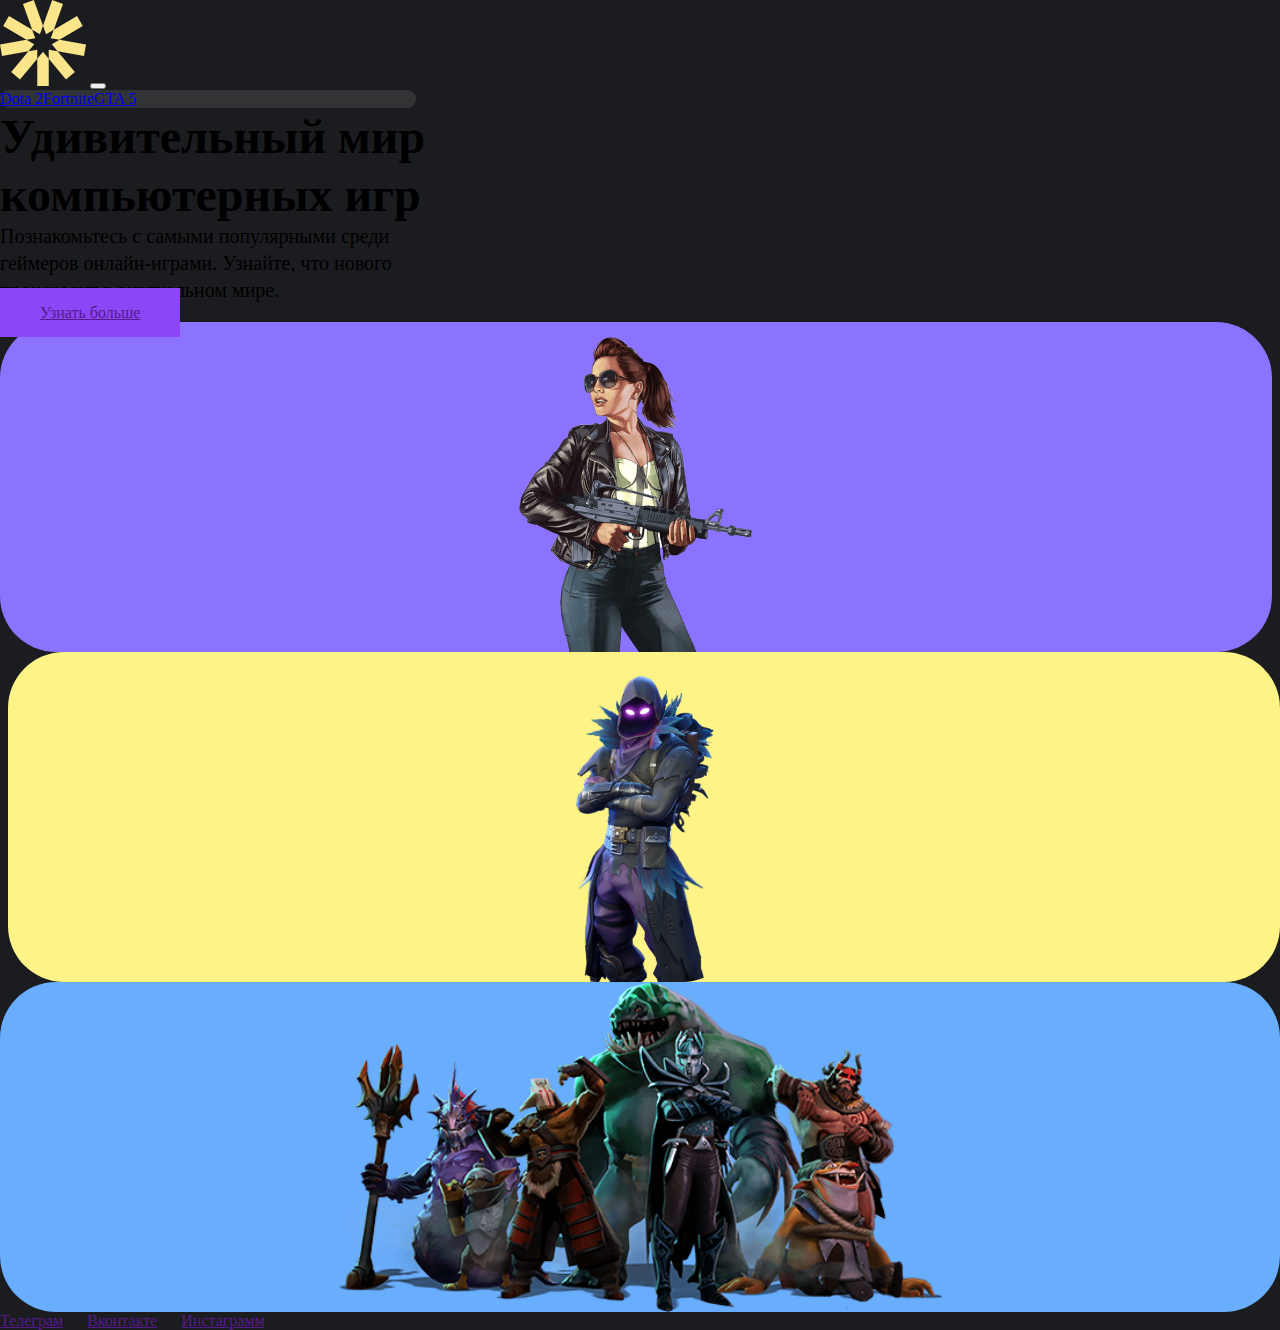
<file: index.html>
<!DOCTYPE html>
<html lang="en">
  <head>
    <meta charset="UTF-8">
    <meta http-equiv="X-UA-Compatible" content="IE=edge">
    <meta name="viewport" content="width=device-width, initial-scale=1.0">
    <title>Главная</title>
    <!-- Bootstrap-->
    <link href="https://cdn.jsdelivr.net/npm/bootstrap@5.2.3/dist/css/bootstrap.min.css" rel="stylesheet" integrity="sha384-rbsA2VBKQhggwzxH7pPCaAqO46MgnOM80zW1RWuH61DGLwZJEdK2Kadq2F9CUG65" crossorigin="anonymous">
    <!-- Свой файл стилей-->
    <link rel="stylesheet" href="style.css">
  </head>
  <body> 
    <div class="container-xl p-0">
      <nav class="navbar navbar-expand-lg menu-bg">
        <div class="container-fluid"><a class="navbar-brand" href="index.html"><img class="logo" src="./img/logo.svg" width="86" height="86" alt=""></a>
          <button class="navbar-toggler menu-btn" type="button" data-bs-toggle="collapse" data-bs-target="#navbarNavAltMarkup" aria-controls="navbarNavAltMarkup" aria-expanded="false" aria-label="Переключатель навигации"><span class="navbar-toggler-icon"></span></button>
          <div class="collapse navbar-collapse justify-content-center" id="navbarNavAltMarkup">
            <div class="navbar-nav navigation"><a class="nav-link text-white fs-5" href="dota.html">Dota 2</a><a class="nav-link text-white fs-5 mx-4" href="fortnite.html">Fortnite</a><a class="nav-link text-white fs-5" href="gta.html">GTA 5</a></div>
          </div>
        </div>
      </nav>
    </div>
    <main>
      <section class="main-content pt-5">
        <div class="container">
          <div class="row">
            <div class="col-xxl-7 col-xl-6 col-lg-6 col-md-12">
              <!-- Колонка для блока с текстом-->
              <div class="hero-section pb-5">
                <h1 class="hero-title text-white m-0">Удивительный мир <br> компьютерных игр</h1>
                <p class="hero-desc text-white my-5">Познакомьтесь с самыми популярными среди<br> геймеров онлайн-играми. Узнайте, что нового <br> происходит в виртуальном мире.</p><a class="btn btn-purple text-white" href="">Узнать больше</a>
              </div>
            </div>
            <div class="col-xxl-5 col-xl-6 col-lg-6 col-md-12">
              <!-- Колонка для карточек с играми-->
              <div class="card-games d-flex flex-column">
                <div class="first-card-row d-flex justify-content-between">
                  <div class="gta-img"><img src="./img/gta.png" alt=""></div>
                  <div class="fortnite-img"><img src="./img/fort.png" alt=""></div>
                </div>
                <div class="dota-img mt-4"><img src="./img/dota.png" alt=""></div>
              </div>
              <!-- // Колонка для карточек с играми-->
            </div>
          </div>
        </div>
      </section>
    </main>
    <footer>
      <div class="footer-content container d-flex justify-content-center mt-5 pb-4"><a class="text-white footer-link" href="">Телеграм</a><a class="text-white footer-link" href="">Вконтакте</a><a class="text-white footer-link" href="">Инстаграмм</a></div>
    </footer>
    <!-- Bootstrap JS-->
    <script src="https://cdn.jsdelivr.net/npm/bootstrap@5.2.3/dist/js/bootstrap.bundle.min.js" crossorigin="anonymous"></script>
  </body>
</html>
</file>
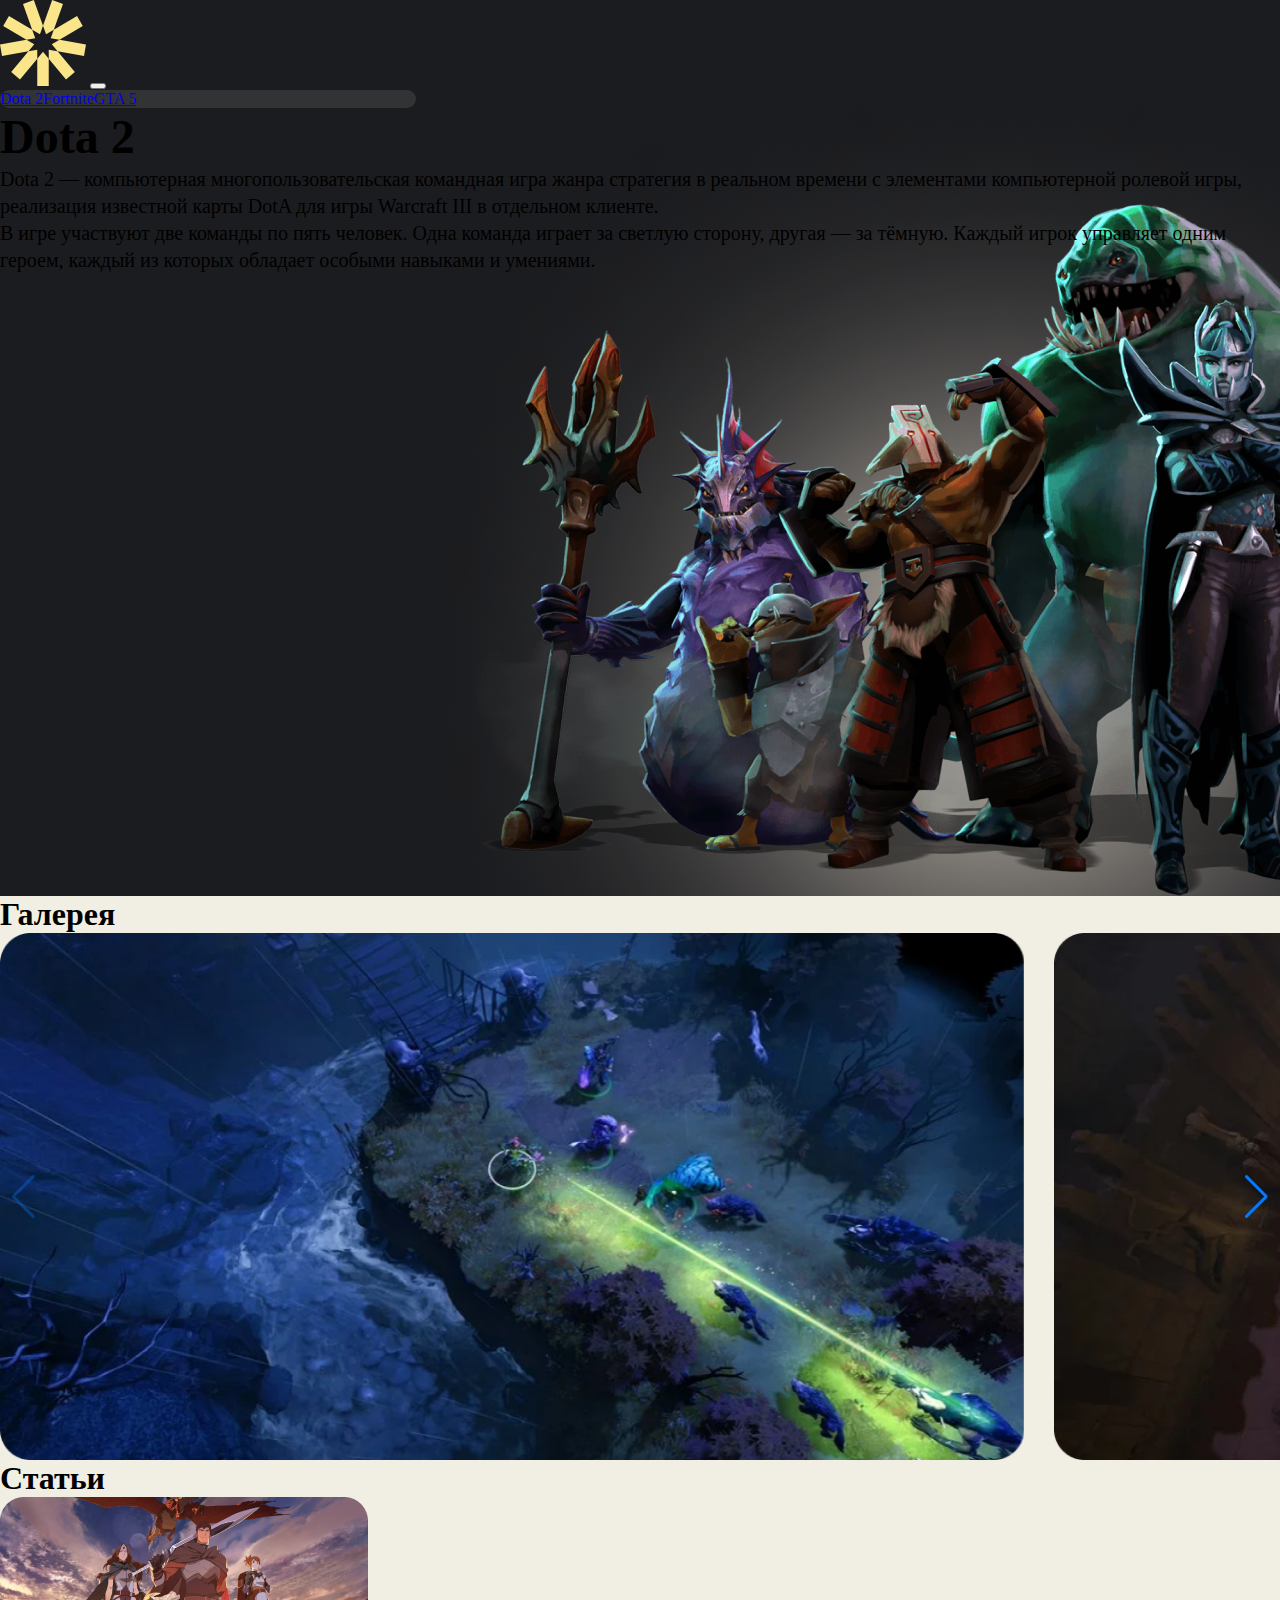
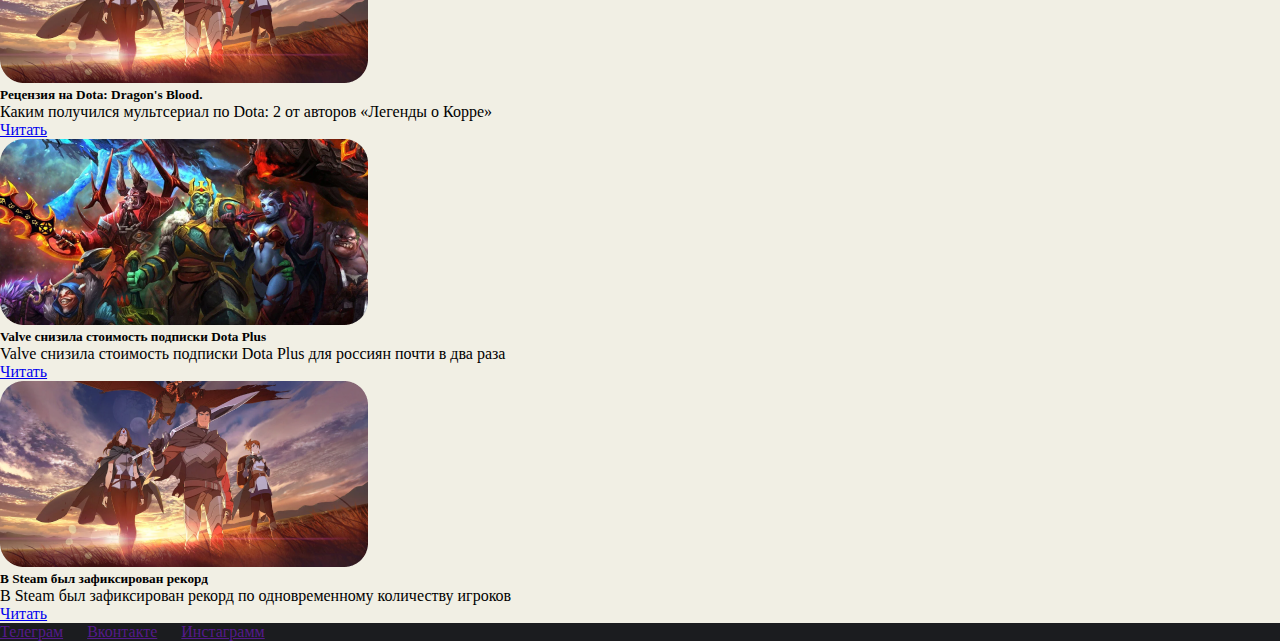
<file: dota.html>
<!DOCTYPE html>
<html lang="en">
  <head>
    <meta charset="UTF-8">
    <meta http-equiv="X-UA-Compatible" content="IE=edge">
    <meta name="viewport" content="width=device-width, initial-scale=1.0">
    <title>Dota 2</title>
    <!-- Swiper CSS-->
    <link rel="stylesheet" href="https://cdn.jsdelivr.net/npm/swiper@8/swiper-bundle.min.css">
    <!-- Bootstrap CSS-->
    <link href="https://cdn.jsdelivr.net/npm/bootstrap@5.2.3/dist/css/bootstrap.min.css" rel="stylesheet" integrity="sha384-rbsA2VBKQhggwzxH7pPCaAqO46MgnOM80zW1RWuH61DGLwZJEdK2Kadq2F9CUG65" crossorigin="anonymous">
    <!-- Свой файл стилей-->
    <link rel="stylesheet" href="style.css">
  </head>
  <body> 
    <div class="container-xl p-0">
      <nav class="navbar navbar-expand-lg menu-bg">
        <div class="container-fluid"><a class="navbar-brand" href="index.html"><img class="logo" src="./img/logo.svg" width="86" height="86" alt=""></a>
          <button class="navbar-toggler menu-btn" type="button" data-bs-toggle="collapse" data-bs-target="#navbarNavAltMarkup" aria-controls="navbarNavAltMarkup" aria-expanded="false" aria-label="Переключатель навигации"><span class="navbar-toggler-icon"></span></button>
          <div class="collapse navbar-collapse justify-content-center" id="navbarNavAltMarkup">
            <div class="navbar-nav navigation"><a class="nav-link text-white fs-5" href="dota.html">Dota 2</a><a class="nav-link text-white fs-5 mx-4" href="fortnite.html">Fortnite</a><a class="nav-link text-white fs-5" href="gta.html">GTA 5</a></div>
          </div>
        </div>
      </nav>
    </div>
    <header>
      <div class="dota-box">
        <div class="container-xl p-0">
          <div class="container">
            <div class="row">
              <div class="col-xxl-6 col-xl-6 col-lg-6 col-md-12">
                <!-- Колонка для блока с текстом-->
                <div class="hero-section pt-5">
                  <h1 class="hero-title text-white m-0">Dota 2</h1>
                  <p class="hero-desc text-white my-5">Dota 2 — компьютерная многопользовательская командная игра жанра стратегия в реальном времени с элементами компьютерной ролевой игры, реализация известной карты DotA для игры Warcraft III в отдельном клиенте.</p>
                  <p class="hero-desc text-white">В игре участвуют две команды по пять человек. Одна команда играет за светлую сторону, другая — за тёмную. Каждый игрок управляет одним героем, каждый из которых обладает особыми навыками и умениями.</p>
                </div>
              </div>
            </div>
          </div>
        </div>
        <div class="img-mobile"><img src="./img/pic/dota-big.png" alt="dota-big"></div>
      </div>
    </header>
    <main>
      <section class="gallery pt-5">
        <div class="container-xl p-0">
          <div class="container">
            <h1 class="gallery-title">Галерея</h1>
            <!-- Swiper-->
            <div class="swiper mySwiper">
              <div class="swiper-wrapper">
                <div class="swiper-slide"><img src="./img/pic/slider/dota-slide-1.png" alt="dota-slide-1"></div>
                <div class="swiper-slide"><img src="./img/pic/slider/dota-slide-2.png" alt="dota-slide-2"></div>
              </div>
              <div class="swiper-button-next"></div>
              <div class="swiper-button-prev"></div>
            </div>
          </div>
        </div>
      </section>
      <section class="articles py-5">
        <div class="container-xl p-0">
          <div class="container">
            <h1 class="gallery-title">Статьи</h1>
            <div class="row">
              <div class="col-md-4">
                <div class="card h-100">
                  <div class="card-body"><img class="card-img-top mb-4" src="./img/pic/articles/dota-article-1.png" alt="dota-article-1">
                    <h5 class="card-title">Рецензия на Dota: Dragon's Blood. </h5>
                    <p class="card-text">Каким получился мультсериал по Dota: 2 от авторов «Легенды о Корре»</p>
                  </div>
                  <div class="card-footer">   <a class="btn btn-primary" href="#">Читать</a></div>
                </div>
              </div>
              <div class="col-md-4">
                <div class="card h-100">
                  <div class="card-body"><img class="card-img-top mb-4" src="./img/pic/articles/dota-article-2.png" alt="dota-article-2">
                    <h5 class="card-title">Valve снизила стоимость подписки Dota Plus</h5>
                    <p class="card-text">Valve снизила стоимость подписки Dota Plus для россиян почти в два раза</p>
                  </div>
                  <div class="card-footer">   <a class="btn btn-primary" href="#">Читать</a></div>
                </div>
              </div>
              <div class="col-md-4">
                <div class="card h-100">
                  <div class="card-body"><img class="card-img-top mb-4" src="./img/pic/articles/dota-article-3.png" alt="dota-article-3">
                    <h5 class="card-title">В Steam был зафиксирован рекорд </h5>
                    <p class="card-text">В Steam был зафиксирован рекорд по одновременному количеству игроков </p>
                  </div>
                  <div class="card-footer">   <a class="btn btn-primary" href="#">Читать</a></div>
                </div>
              </div>
            </div>
          </div>
        </div>
      </section>
    </main>
    <footer>
      <div class="footer-content container d-flex justify-content-center mt-5 pb-4"><a class="text-white footer-link" href="">Телеграм</a><a class="text-white footer-link" href="">Вконтакте</a><a class="text-white footer-link" href="">Инстаграмм</a></div>
    </footer>
    <!-- Swiper JS-->
    <script src="https://cdn.jsdelivr.net/npm/swiper@10/swiper-bundle.min.js"></script>
    <!-- Bootstrap JS-->
    <script src="https://cdn.jsdelivr.net/npm/bootstrap@5.2.3/dist/js/bootstrap.bundle.min.js" crossorigin="anonymous"></script>
    <script src="swiper-slider.js"></script>
  </body>
</html>
</file>
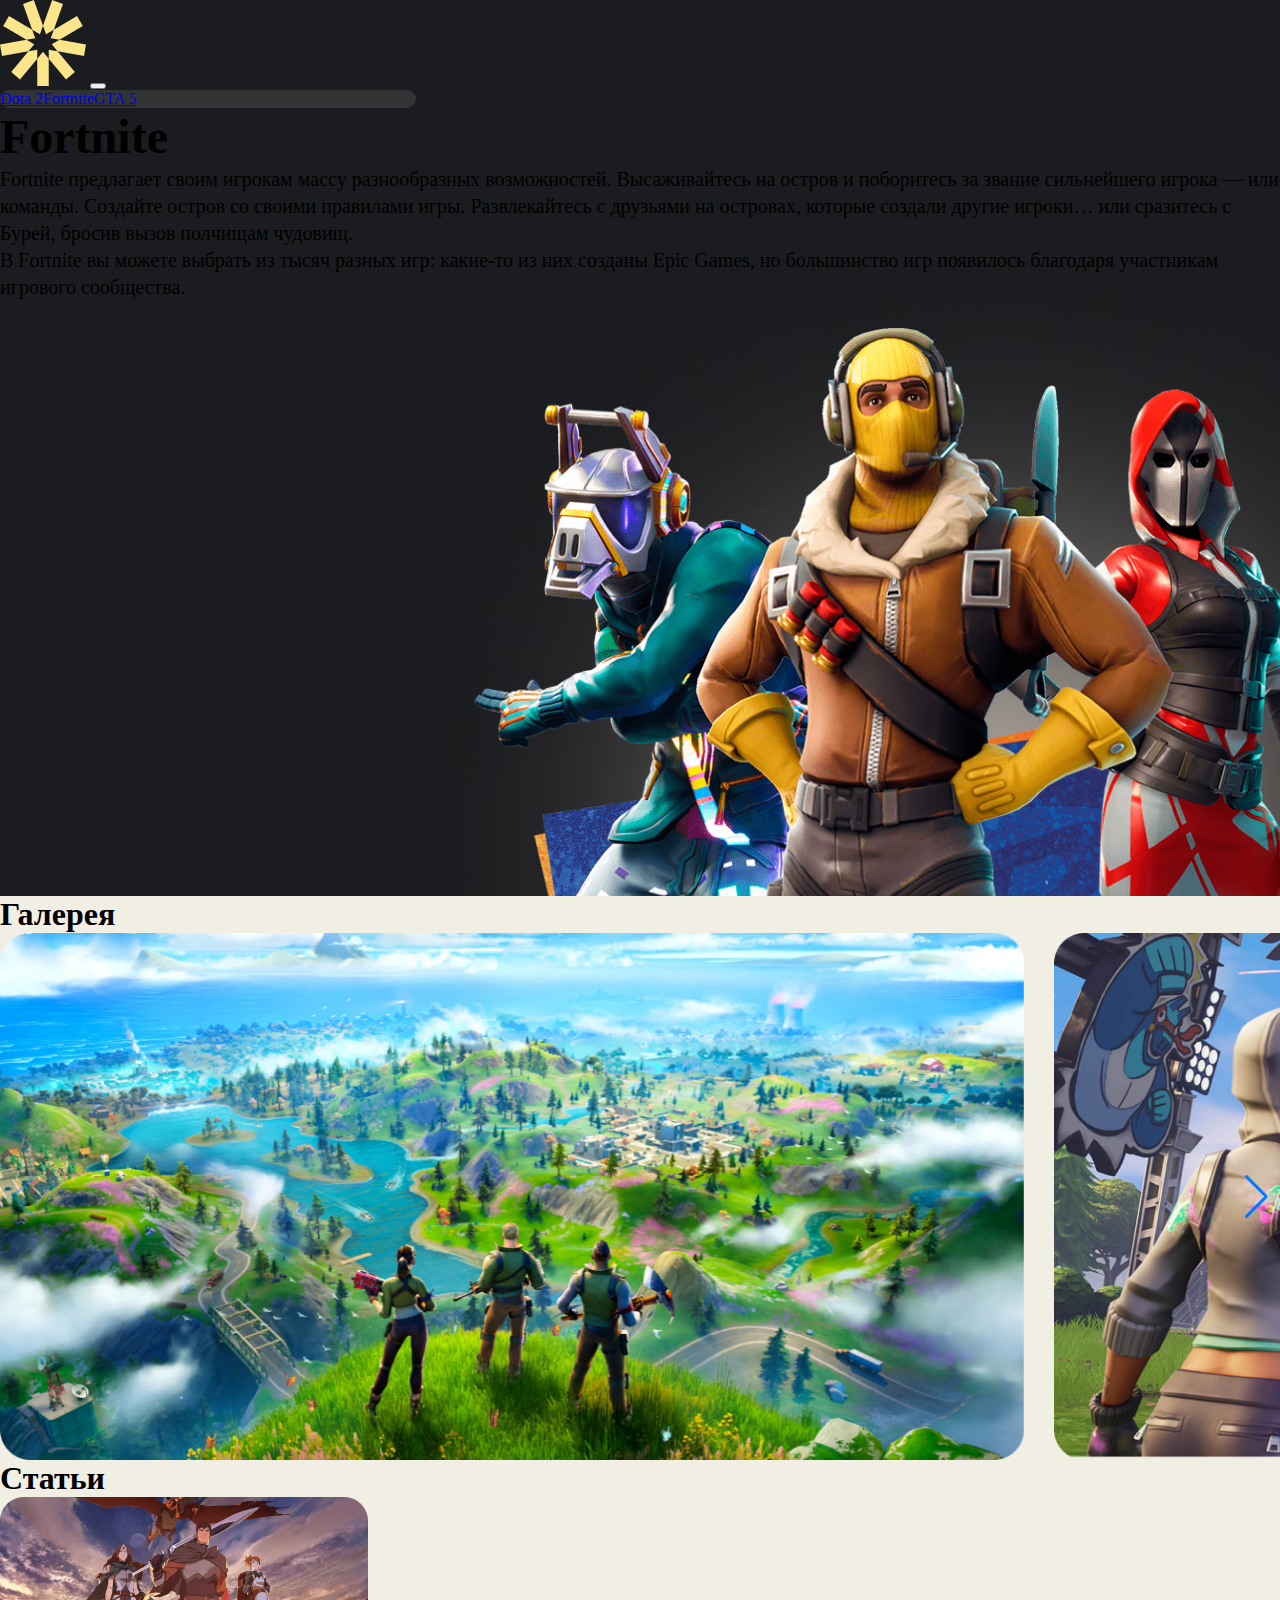
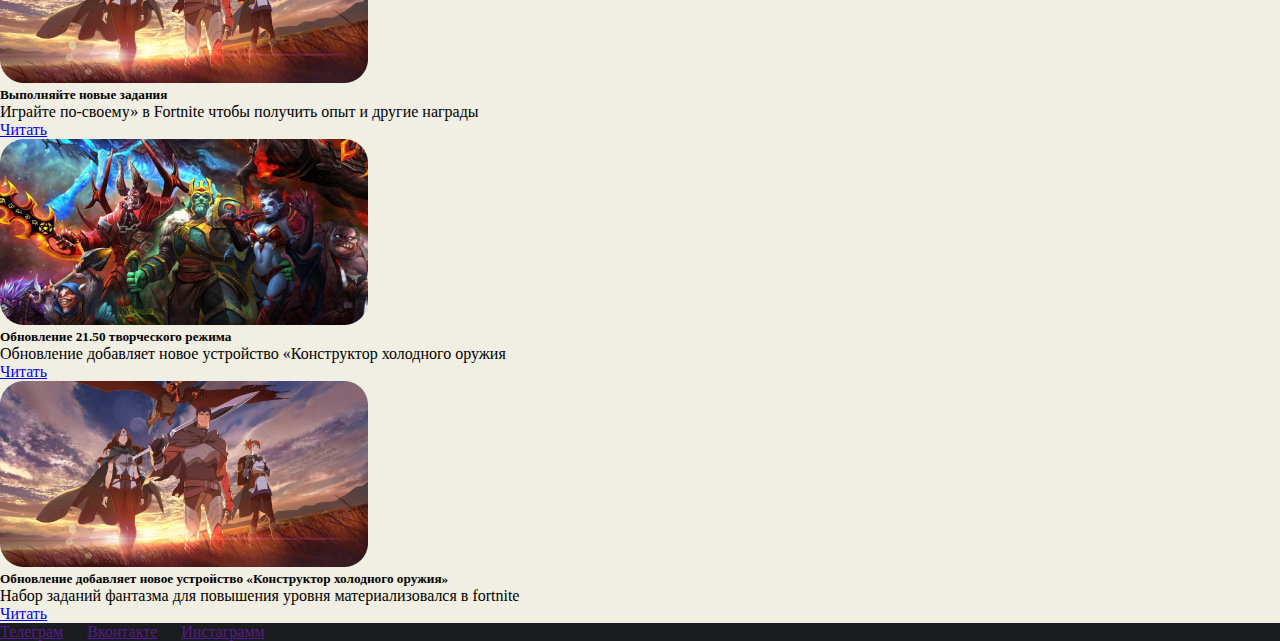
<file: fortnite.html>
<!DOCTYPE html>
<html lang="en">
  <head>
    <meta charset="UTF-8">
    <meta http-equiv="X-UA-Compatible" content="IE=edge">
    <meta name="viewport" content="width=device-width, initial-scale=1.0">
    <title>Fortnite</title>
    <!-- Swiper CSS-->
    <link rel="stylesheet" href="https://cdn.jsdelivr.net/npm/swiper@8/swiper-bundle.min.css">
    <!-- Bootstrap CSS-->
    <link href="https://cdn.jsdelivr.net/npm/bootstrap@5.2.3/dist/css/bootstrap.min.css" rel="stylesheet" integrity="sha384-rbsA2VBKQhggwzxH7pPCaAqO46MgnOM80zW1RWuH61DGLwZJEdK2Kadq2F9CUG65" crossorigin="anonymous">
    <!-- Свой файл стилей-->
    <link rel="stylesheet" href="style.css">
  </head>
  <body> 
    <div class="container-xl p-0">
      <nav class="navbar navbar-expand-lg menu-bg">
        <div class="container-fluid"><a class="navbar-brand" href="index.html"><img class="logo" src="./img/logo.svg" width="86" height="86" alt=""></a>
          <button class="navbar-toggler menu-btn" type="button" data-bs-toggle="collapse" data-bs-target="#navbarNavAltMarkup" aria-controls="navbarNavAltMarkup" aria-expanded="false" aria-label="Переключатель навигации"><span class="navbar-toggler-icon"></span></button>
          <div class="collapse navbar-collapse justify-content-center" id="navbarNavAltMarkup">
            <div class="navbar-nav navigation"><a class="nav-link text-white fs-5" href="dota.html">Dota 2</a><a class="nav-link text-white fs-5 mx-4" href="fortnite.html">Fortnite</a><a class="nav-link text-white fs-5" href="gta.html">GTA 5</a></div>
          </div>
        </div>
      </nav>
    </div>
    <header>
      <div class="fortnite-box">
        <div class="container-xl p-0">
          <div class="container">
            <div class="row">
              <div class="col-xxl-6 col-xl-6 col-lg-6 col-md-12">
                <!-- Колонка для блока с текстом-->
                <div class="hero-section pt-5">
                  <h1 class="hero-title text-white m-0">Fortnite</h1>
                  <p class="hero-desc text-white my-5">Fortnite предлагает своим игрокам массу разнообразных возможностей. Высаживайтесь на остров и поборитесь за звание сильнейшего игрока — или команды. Создайте остров со своими правилами игры. Развлекайтесь с друзьями на островах, которые создали другие игроки… или сразитесь с Бурей, бросив вызов полчищам чудовищ.</p>
                  <p class="hero-desc text-white">В Fortnite вы можете выбрать из тысяч разных игр: какие-то из них созданы Epic Games, но большинство игр появилось благодаря участникам игрового сообщества. </p>
                </div>
              </div>
            </div>
          </div>
        </div>
        <div class="img-mobile"><img src="./img/pic/fortnite-big.png" alt="fortnite-big"></div>
      </div>
    </header>
    <main>
      <section class="gallery pt-5">
        <div class="container-xl p-0">
          <div class="container">
            <h1 class="gallery-title">Галерея</h1>
            <!-- Swiper-->
            <div class="swiper mySwiper">
              <div class="swiper-wrapper">
                <div class="swiper-slide"><img src="./img/pic/slider/fortnite-slide-1.png" alt="fortnite-slide-1"></div>
                <div class="swiper-slide"><img src="./img/pic/slider/fortnite-slide-2.png" alt="fortnite-slide-2"></div>
              </div>
              <div class="swiper-button-next"></div>
              <div class="swiper-button-prev"></div>
            </div>
          </div>
        </div>
      </section>
      <section class="articles py-5">
        <div class="container-xl p-0">
          <div class="container">
            <h1 class="gallery-title">Статьи</h1>
            <div class="row">
              <div class="col-md-4">
                <div class="card h-100">
                  <div class="card-body"><img class="card-img-top mb-4" src="./img/pic/articles/dota-article-1.png" alt="dota-article-1">
                    <h5 class="card-title">Выполняйте новые задания</h5>
                    <p class="card-text">Играйте по-своему» в Fortnite чтобы получить опыт и другие награды</p>
                  </div>
                  <div class="card-footer">   <a class="btn btn-primary" href="#">Читать</a></div>
                </div>
              </div>
              <div class="col-md-4">
                <div class="card h-100">
                  <div class="card-body"><img class="card-img-top mb-4" src="./img/pic/articles/dota-article-2.png" alt="dota-article-2">
                    <h5 class="card-title">Обновление 21.50 творческого режима </h5>
                    <p class="card-text">Обновление добавляет новое устройство «Конструктор холодного оружия</p>
                  </div>
                  <div class="card-footer">   <a class="btn btn-primary" href="#">Читать</a></div>
                </div>
              </div>
              <div class="col-md-4">
                <div class="card h-100">
                  <div class="card-body"><img class="card-img-top mb-4" src="./img/pic/articles/dota-article-3.png" alt="dota-article-3">
                    <h5 class="card-title">Обновление добавляет новое устройство «Конструктор холодного оружия»</h5>
                    <p class="card-text">Набор заданий фантазма для повышения уровня материализовался в fortnite</p>
                  </div>
                  <div class="card-footer">   <a class="btn btn-primary" href="#">Читать</a></div>
                </div>
              </div>
            </div>
          </div>
        </div>
      </section>
    </main>
    <footer>
      <div class="footer-content container d-flex justify-content-center mt-5 pb-4"><a class="text-white footer-link" href="">Телеграм</a><a class="text-white footer-link" href="">Вконтакте</a><a class="text-white footer-link" href="">Инстаграмм</a></div>
    </footer>
    <!-- Swiper JS-->
    <script src="https://cdn.jsdelivr.net/npm/swiper@10/swiper-bundle.min.js"></script>
    <!-- Bootstrap JS-->
    <script src="https://cdn.jsdelivr.net/npm/bootstrap@5.2.3/dist/js/bootstrap.bundle.min.js" crossorigin="anonymous"></script>
    <script src="swiper-slider.js"></script>
  </body>
</html>
</file>
<file: style.css>
* {
    margin: 0;
    box-sizing: border-box;
}

body {
    background: #1b1c1f;
}

.navigation {
    background-color: #323335;
    border-radius: 24px;
    width: 416px;
    justify-content: center;
}

.logo {
    animation-name: rotation;
    animation-duration: 8s;
    animation-iteration-count: infinite;
    animation-timing-function: linear;
}

.logo:hover {
    animation-play-state: paused;
}

@keyframes rotation {
    0% {
        transform: rotate(0deg);
    }

    100% {
        transform: rotate(360deg);
    }
}

.hero-title {
    font-size: 64px;
    line-height: 1.2;
}

.hero-desc {
    line-height: 1.35;
    font-size: 24px;
}

.btn-purple {
    background-color: #8d46f6;
    padding: 16px 40px;
    transition: background 0.2s ease-in-out;
}

.btn-purple:hover {
    background-color: #753dca;
}

.gta-img {
    flex: 1.5;
    height: 330px;
    display: flex;
    justify-content: center;
    align-items: flex-end;
    border-radius: 56px;
    margin-right: 8px;
    background-color: #8b72ff;
    transition: 0.2s ease-in;
}

.gta-img:hover {
    background-color: #8d46f6;
}

.fortnite-img {
    flex: 1;
    height: 330px;
    display: flex;
    justify-content: center;
    align-items: flex-end;
    border-radius: 56px;
    margin-left: 8px;
    background-color: #fdf386;
    transition: 0.2s ease-in;
    overflow-y: clip;
}

.fortnite-img:hover {
    background-color: #71e66e;
}

.dota-box {
    height: calc(100vh - 112px);
    background-image: url("./img/pic/dota-big.png");
    background-repeat: no-repeat;
    background-position: bottom right;
    box-sizing: contain;
}

.gta-box {
    height: calc(100vh - 112px);
    background-image: url("./img/pic/gta-big.png");
    background-repeat: no-repeat;
    background-position: bottom right;
    box-sizing: contain;
}

.fortnite-box {
    height: calc(100vh - 112px);
    background-image: url("./img/pic/fortnite-big.png");
    background-repeat: no-repeat;
    background-position: bottom right;
    box-sizing: contain;
}

.img-mobile {
    display: none;
}

.dota-img {
    width: 100%;
    height: 330px;
    display: flex;
    justify-content: center;
    align-items: flex-end;
    border-radius: 56px;
    background-color: #69adfd;
    transition: 0.2s ease-in;
    overflow-y: clip;
}

.dota-img img {
    object-fit: contain;
    width: 100%;
    object-position: center;
    height: 100%;
}

.dota-img:hover {
    background-color: #fcb8ff;
}

.gallery,
.articles {
    background-color: #F1EFE4;
}

.swiper {
    width: 100%;
    height: 100%;
}

.swiper-slide {
    text-align: center;
    font-size: 18px;
    background: #fff;
    background: transparent;
    display: flex;
    align-items: center;
}

.swiper-slide img {
    display: block;
    width: 100%;
    height: 100%;
    object-fit: cover;
}

.swiper-slide {
    width: 80%;
}

.footer-link:nth-child(2) {
    margin: 0 24px;
}

.card-footer {
    border: none;
}

@media (max-width: 1400px) {
    .hero-title {
        font-size: 48px;
    }

    .hero-desc {
        font-size: 20px;
    }
}

@media (max-width: 991px) {
    .menu-bg {
        background-color: #323335;
    }

    .menu-btn {
        background-color: #fff;
    }

    .nav-link:nth-child(2) {
        margin: 0 !important;
    }

    .btn-purple {
        display: block;
    }

    .dota-box,
    .fortnite-box,
    .gta-box {
        height: 100%;
        background-image: none;
    }

    .img-mobile {
        display: flex;
        justify-content: flex-end;
    }

    .img-mobile img {
        width: 450px;
    }
}

@media (max-width: 420px) {
    .first-card-row {
        flex-direction: column;
    }

    .gta-img {
        margin-right: 0;
        margin-bottom: 24px;
    }

    .fortnite-img {
        margin: 0;
    }

    .hero-title {
        font-size: 38px;
    }

    .footer-content {
        flex-direction: column;
    }

    .footer-link:nth-child(2) {
        margin: 0;
    }

    .img-mobile img {
        width: 350px;
    }
}
</file>
